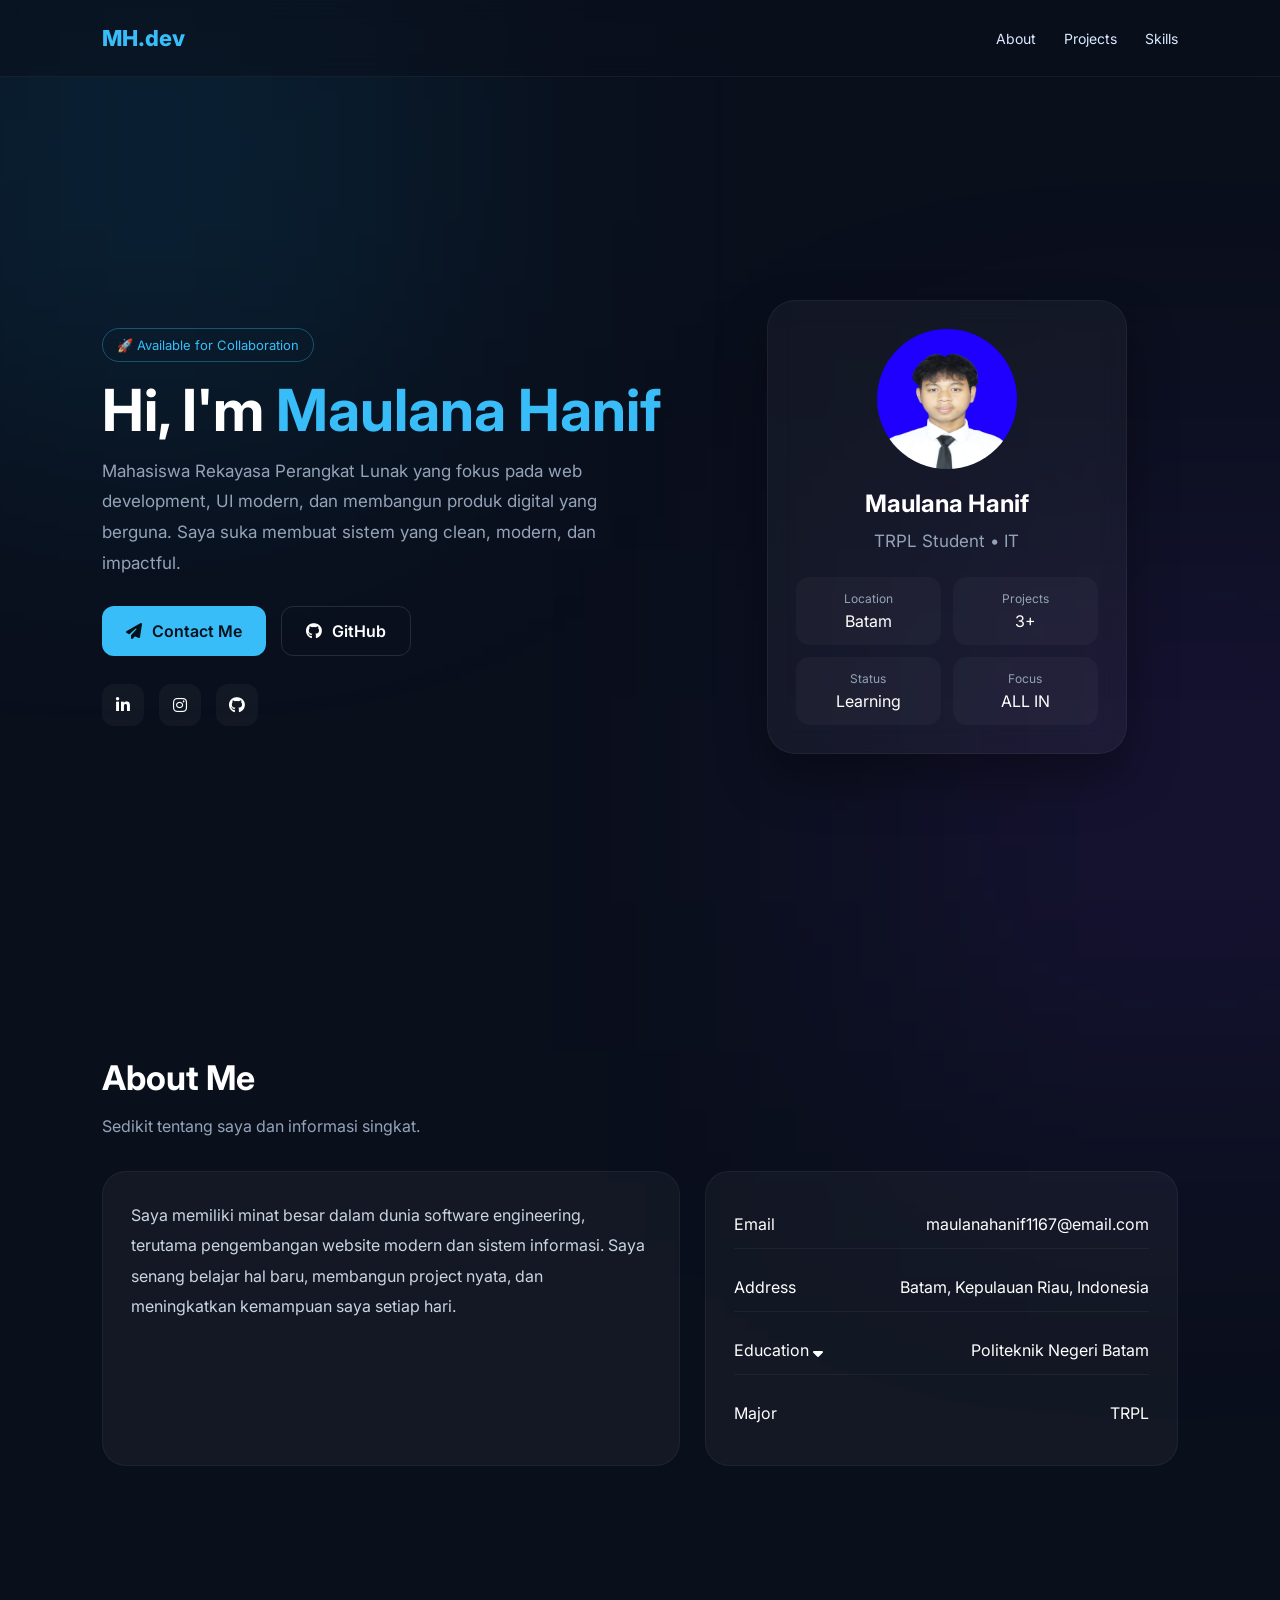
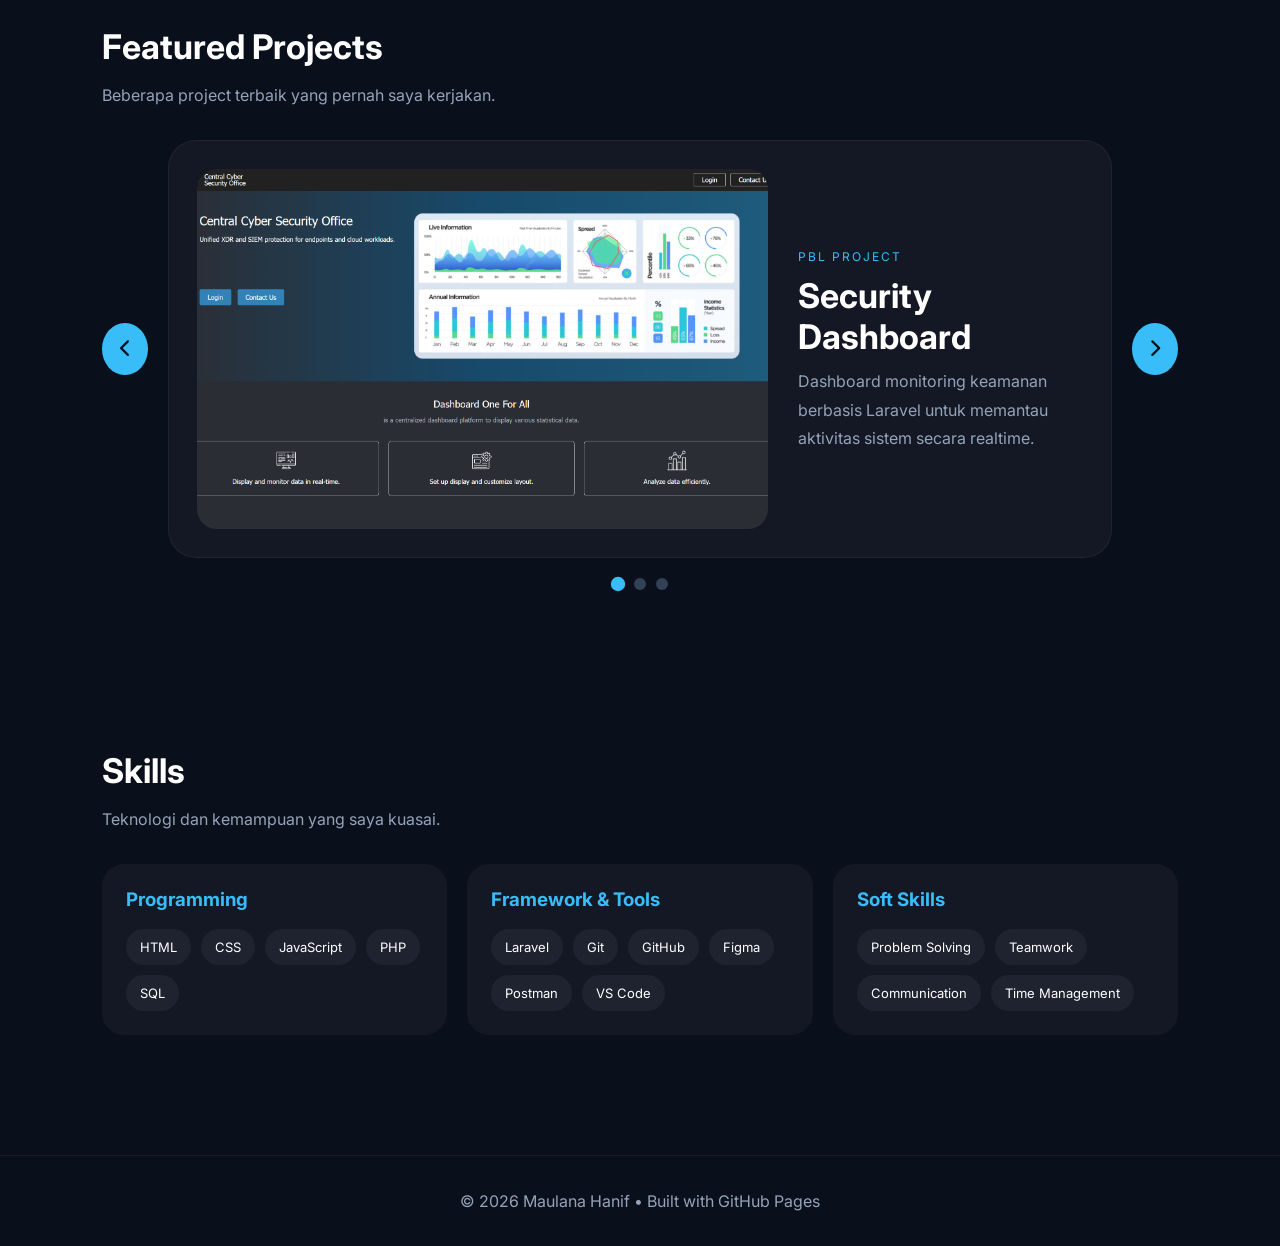
<file: index.html>
<!DOCTYPE html>
<html lang="id">

<head>
    <meta charset="UTF-8">
    <meta name="viewport" content="width=device-width, initial-scale=1.0">
    <title>Maulana Hanif | Portfolio</title>
    <link rel="stylesheet" href="https://cdnjs.cloudflare.com/ajax/libs/font-awesome/6.5.0/css/all.min.css">
    <link rel="stylesheet" href="style.css">

</head>

<body>

    <nav>
        <div class="logo">MH.dev</div>
        <ul>
            <li><a href="#about">About</a></li>
            <li><a href="#projects">Projects</a></li>
            <li><a href="#skills">Skills</a></li>
        </ul>
    </nav>

    <section class="hero">

        <div>
            <div class="badge">🚀 Available for Collaboration</div>

            <h1>Hi, I'm <span>Maulana Hanif</span></h1>

            <p>
                Mahasiswa Rekayasa Perangkat Lunak yang fokus pada web development,
                UI modern, dan membangun produk digital yang berguna.
                Saya suka membuat sistem yang clean, modern, dan impactful.
            </p>

            <div class="btn-wrap">
                <a href="mailto:maulanahanif1167@email.com" class="btn btn-primary">
                    <i class="fa-solid fa-paper-plane"></i> Contact Me
                </a>

                <a href="https://github.com/Molll16" target="_blank" class="btn btn-outline">
                    <i class="fa-brands fa-github"></i> GitHub
                </a>
            </div>

            <div class="social">
                <a href="https://www.linkedin.com/in/maulana-hanif-66872031a/"><i class="fa-brands fa-linkedin-in"></i></a>
                <a href="https://instagram.com/ull.nip_"><i class="fa-brands fa-instagram"></i></a>
                <a href="https://github.com/Molll16"><i class="fa-brands fa-github"></i></a>
            </div>
        </div>

        <div class="profile-box">
            <div class="profile-card reveal">
                <div class="avatar"><img src="foto/me.jpeg" alt="MH"></div>
                <h3>Maulana Hanif</h3>
                <p>TRPL Student • IT </p>

                <div class="mini-grid">
                    <div class="mini">
                        <span>Location</span>
                        Batam
                    </div>

                    <div class="mini">
                        <span>Projects</span>
                        3+
                    </div>

                    <div class="mini">
                        <span>Status</span>
                        Learning
                    </div>

                    <div class="mini">
                        <span>Focus</span>
                        ALL IN
                    </div>
                </div>
            </div>
        </div>

    </section>

<section id="about">

    <h2 class="section-title">About Me</h2>
    <p class="section-sub">Sedikit tentang saya dan informasi singkat.</p>

    <div class="about-grid">

        <div class="panel reveal">
            <p style="line-height:1.9;color:#cbd5e1;">
                Saya memiliki minat besar dalam dunia software engineering, terutama
                pengembangan website modern dan sistem informasi. Saya senang belajar
                hal baru, membangun project nyata, dan meningkatkan kemampuan saya
                setiap hari.
            </p>
        </div>

        <div class="panel reveal">
            <div class="info-list">

                <div class="info">
                    <span>Email</span>
                    <span>maulanahanif1167@email.com</span>
                </div>

                <div class="info">
                    <span>Address</span>
                    <span>Batam, Kepulauan Riau, Indonesia</span>
                </div>

                <div class="info" onclick="toggleEdu()" style="cursor:pointer;">
                    <span>Education <i class="fa-solid fa-sort-down"></i></span>
                    <span>Politeknik Negeri Batam </i></span>
                </div>

                <div id="eduBox" style="display:none; padding:10px 0 14px 0; color:#cbd5e1; line-height:1.8;">
                    • Politeknik Negeri Batam (2025 - Sekarang)<br>
                    • SMAIT IMAM SYAFI'I (2022 - 2025)<br>
                    • SMPIT IMAM SYAFI'I (2019 - 2022)
                </div>

                <div class="info">
                    <span>Major</span>
                    <span>TRPL</span>
                </div>

            </div>
        </div>

    </div>

</section>

    <section id="projects">
    
        <h2 class="section-title">Featured Projects</h2>
        <p class="section-sub">Beberapa project terbaik yang pernah saya kerjakan.</p>
    
        <div class="project-slider">
    
            <button class="nav prev" onclick="changeSlide(-1)">
                <i class="fa-solid fa-chevron-left"></i>
            </button>
    
            <div class="slides">
    
                <div class="project-slide active">
                    <img src="foto/CCSO.png" alt="Project 1">
    
                    <div class="slide-info">
                        <span>PBL PROJECT</span>
                        <h3>Security Dashboard</h3>
                        <p>Dashboard monitoring keamanan berbasis Laravel untuk memantau aktivitas sistem secara realtime.
                        </p>
                    </div>
                </div>
    
                <div class="project-slide">
                    <img src="foto/moneytracker.png" alt="Project 2">
    
                    <div class="slide-info">
                        <span>PERSONAL PROJECT</span>
                        <h3>Money Tracker</h3>
                        <p>Aplikasi pengelola pemasukan dan pengeluaran pribadi dengan UI modern dan clean.</p>
                    </div>
                </div>
    
                <div class="project-slide">
                    <img src="foto/kaswarga.png" alt="Project 3">
    
                    <div class="slide-info">
                        <span>WEB PROJECT</span>
                        <h3>Kaswarga</h3>
                        <p>Platform keuangan digital RT/RW untuk pencatatan transparan dan mudah digunakan.</p>
                    </div>
                </div>
    
            </div>
    
            <button class="nav next" onclick="changeSlide(1)">
                <i class="fa-solid fa-chevron-right"></i>
            </button>
    
        </div>
    
        <div class="dots">
            <span class="dot active" onclick="goSlide(0)"></span>
            <span class="dot" onclick="goSlide(1)"></span>
            <span class="dot" onclick="goSlide(2)"></span>
        </div>
    
    </section>

    <section id="skills">

        <h2 class="section-title">Skills</h2>
        <p class="section-sub">Teknologi dan kemampuan yang saya kuasai.</p>

        <div class="skill-wrap">

            <div class="skill-box reveal">
                <h3>Programming</h3>
                <div class="tags">
                    <div class="tag">HTML</div>
                    <div class="tag">CSS</div>
                    <div class="tag">JavaScript</div>
                    <div class="tag">PHP</div>
                    <div class="tag">SQL</div>
                </div>
            </div>

            <div class="skill-box reveal">
                <h3>Framework & Tools</h3>
                <div class="tags">
                    <div class="tag">Laravel</div>
                    <div class="tag">Git</div>
                    <div class="tag">GitHub</div>
                    <div class="tag">Figma</div>
                    <div class="tag">Postman</div>
                    <div class="tag">VS Code</div>
                </div>
            </div>

            <div class="skill-box reveal">
                <h3>Soft Skills</h3>
                <div class="tags">
                    <div class="tag">Problem Solving</div>
                    <div class="tag">Teamwork</div>
                    <div class="tag">Communication</div>
                    <div class="tag">Time Management</div>
                </div>
            </div>

        </div>

    </section>

    <footer>
        © 2026 Maulana Hanif • Built with GitHub Pages
    </footer>

<script>
    const reveal = document.querySelectorAll('.reveal');

    window.addEventListener('scroll', () => {
        reveal.forEach(el => {
            let top = el.getBoundingClientRect().top;
            if (top < window.innerHeight - 80) {
                el.classList.add('active');
            }
        });
    });

    /* CAROUSEL */
    let current = 0;
    const slides = document.querySelectorAll('.project-slide');
    const dots = document.querySelectorAll('.dot');

    function showSlide(index) {
        slides.forEach(s => s.classList.remove('active'));
        dots.forEach(d => d.classList.remove('active'));

        slides[index].classList.add('active');
        dots[index].classList.add('active');
    }

    function changeSlide(step) {
        current += step;

        if (current >= slides.length) current = 0;
        if (current < 0) current = slides.length - 1;

        showSlide(current);
    }

    function goSlide(index) {
        current = index;
        showSlide(current);
    }

    /* autoplay */
    setInterval(() => {
        changeSlide(1);
    }, 5000);

    /* TOGGLE EDUCATION */
    function toggleEdu() {
            let box = document.getElementById("eduBox");
            box.style.display = box.style.display === "none" ? "block" : "none";
        }
</script>

</body>

</html>
</file>
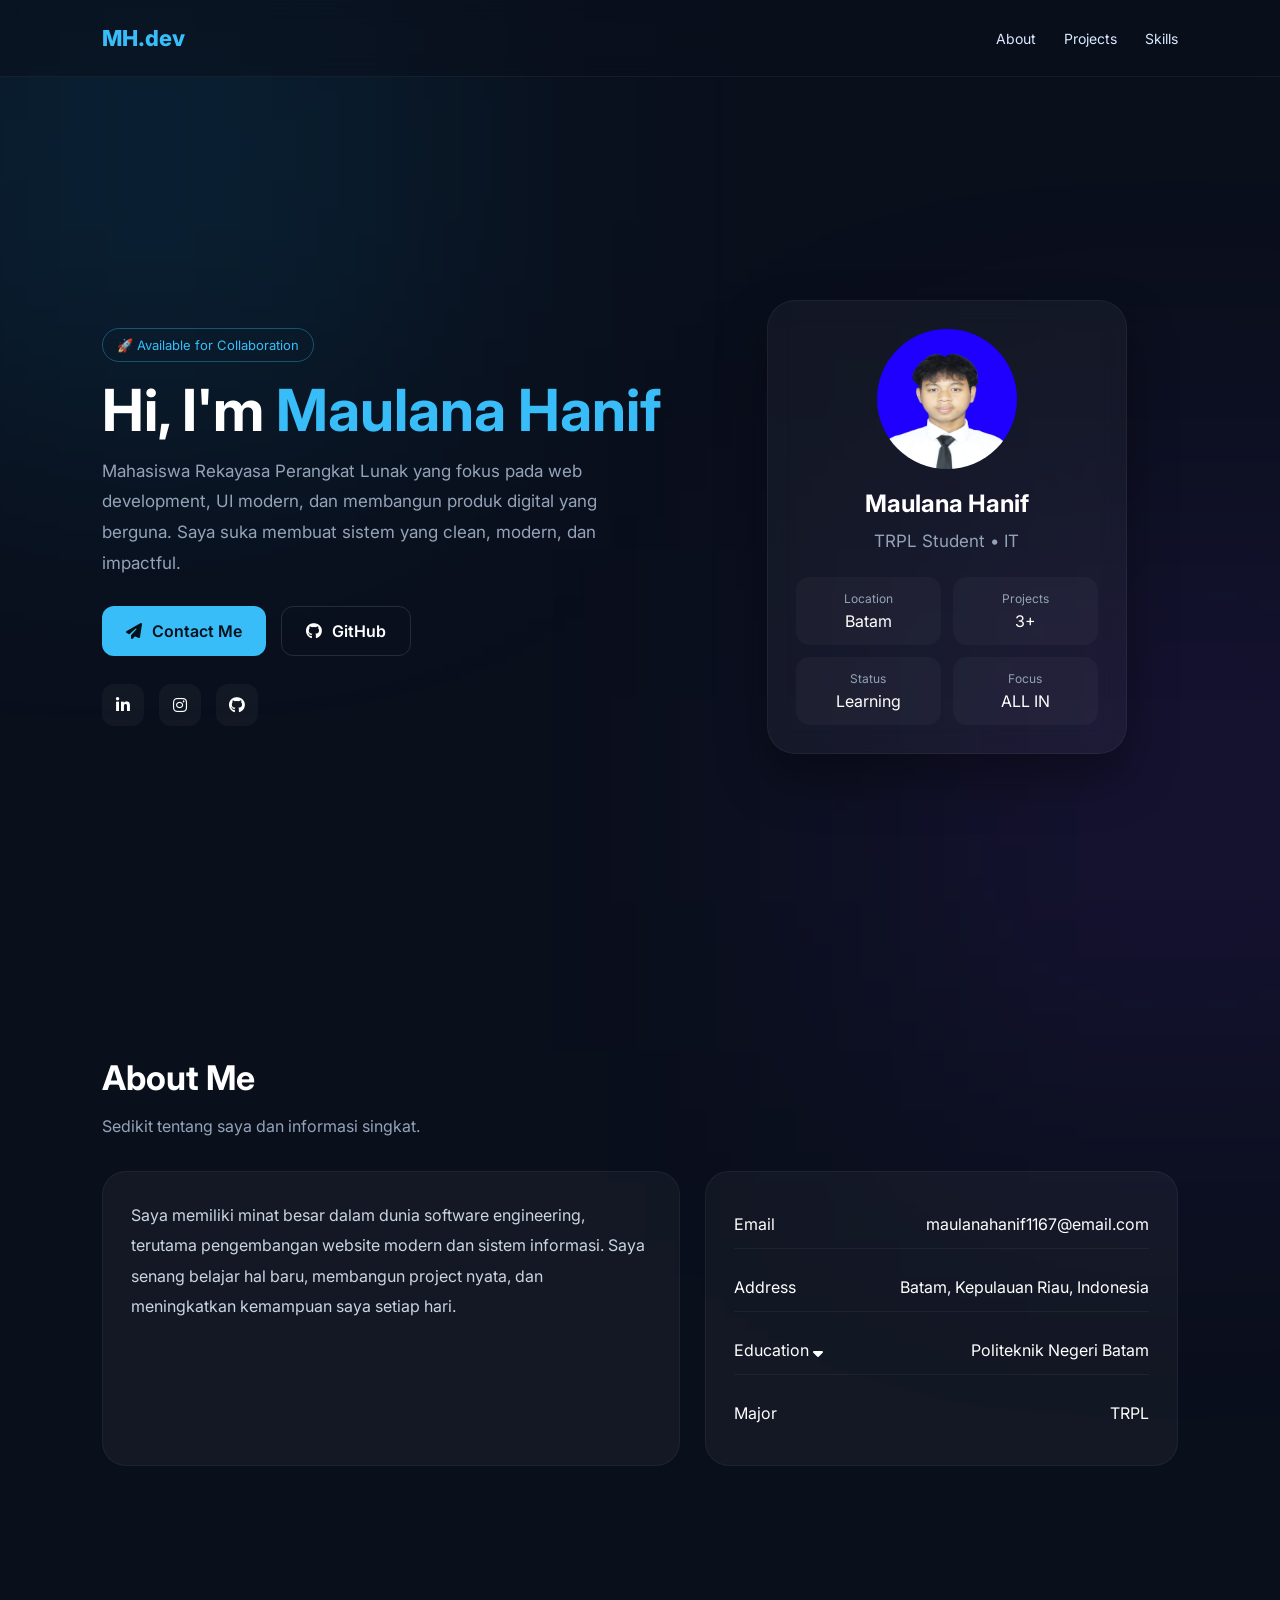
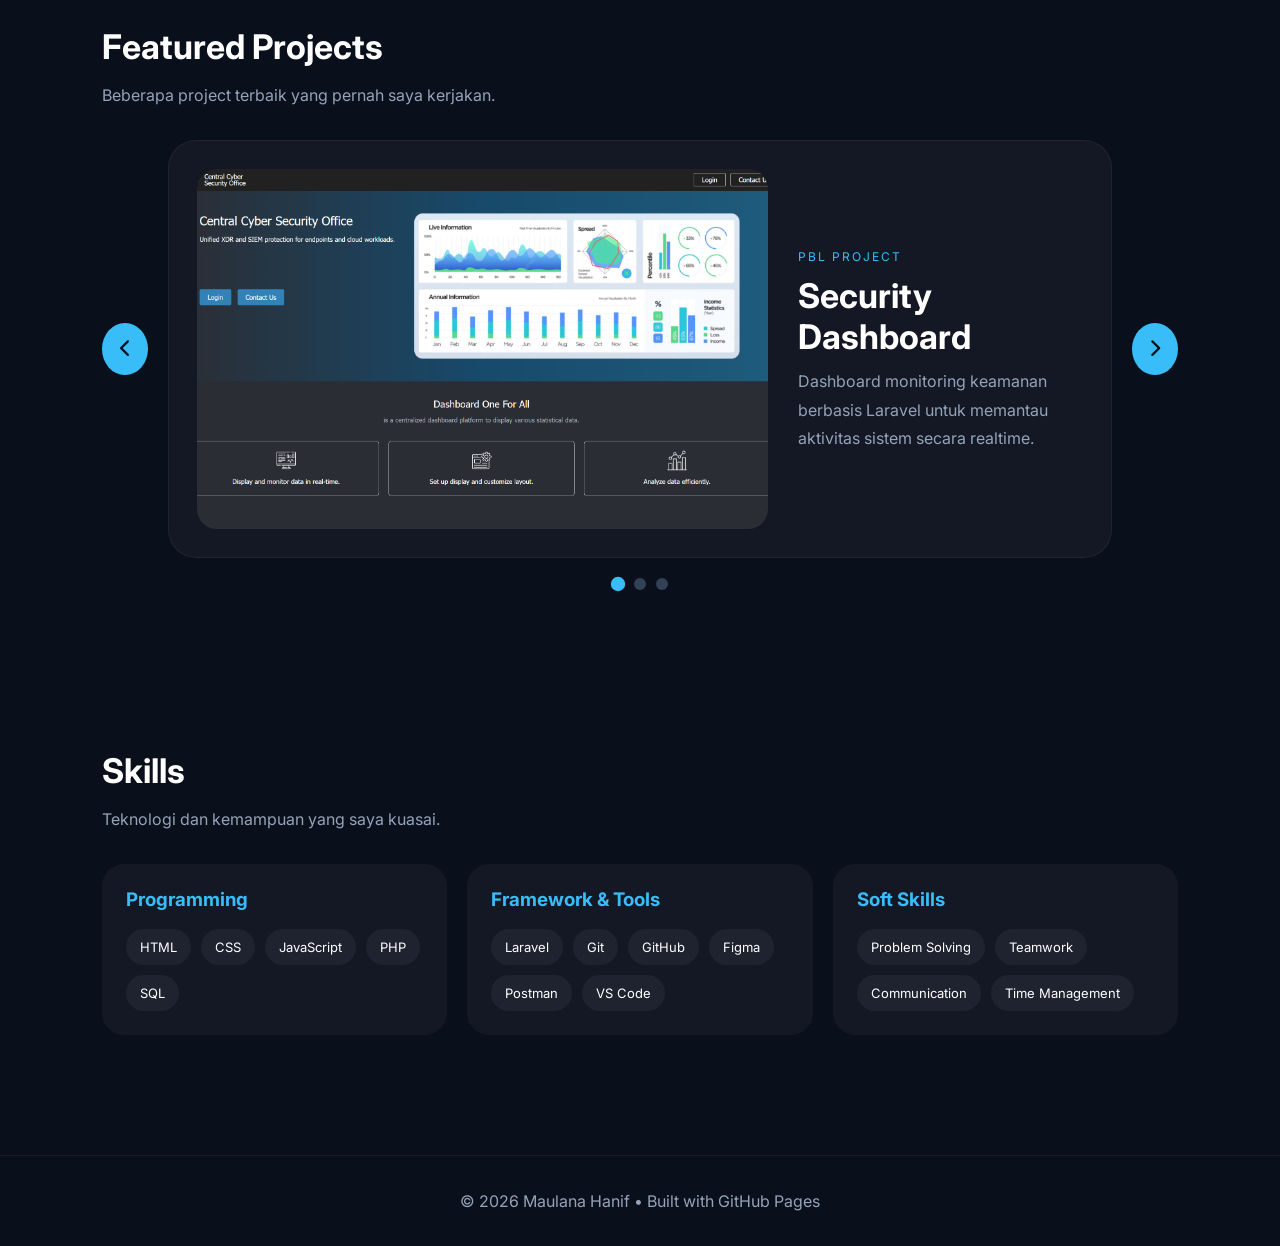
<file: personal-portofolio/index.html>
<!DOCTYPE html>
<html lang="id">

<head>
    <meta charset="UTF-8">
    <meta name="viewport" content="width=device-width, initial-scale=1.0">
    <title>Maulana Hanif | Portfolio</title>
    <link rel="stylesheet" href="https://cdnjs.cloudflare.com/ajax/libs/font-awesome/6.5.0/css/all.min.css">
    <link rel="stylesheet" href="style.css">

</head>

<body>

    <nav>
        <div class="logo">MH.dev</div>
        <ul>
            <li><a href="#about">About</a></li>
            <li><a href="#projects">Projects</a></li>
            <li><a href="#skills">Skills</a></li>
        </ul>
    </nav>

    <section class="hero">

        <div>
            <div class="badge">🚀 Available for Collaboration</div>

            <h1>Hi, I'm <span>Maulana Hanif</span></h1>

            <p>
                Mahasiswa Rekayasa Perangkat Lunak yang fokus pada web development,
                UI modern, dan membangun produk digital yang berguna.
                Saya suka membuat sistem yang clean, modern, dan impactful.
            </p>

            <div class="btn-wrap">
                <a href="mailto:maulanahanif1167@email.com" class="btn btn-primary">
                    <i class="fa-solid fa-paper-plane"></i> Contact Me
                </a>

                <a href="https://github.com/Molll16" target="_blank" class="btn btn-outline">
                    <i class="fa-brands fa-github"></i> GitHub
                </a>
            </div>

            <div class="social">
                <a href="https://www.linkedin.com/in/maulana-hanif-66872031a/"><i class="fa-brands fa-linkedin-in"></i></a>
                <a href="https://instagram.com/ull.nip_"><i class="fa-brands fa-instagram"></i></a>
                <a href="https://github.com/Molll16"><i class="fa-brands fa-github"></i></a>
            </div>
        </div>

        <div class="profile-box">
            <div class="profile-card reveal">
                <div class="avatar"><img src="foto/me.jpeg" alt="MH"></div>
                <h3>Maulana Hanif</h3>
                <p>TRPL Student • IT </p>

                <div class="mini-grid">
                    <div class="mini">
                        <span>Location</span>
                        Batam
                    </div>

                    <div class="mini">
                        <span>Projects</span>
                        3+
                    </div>

                    <div class="mini">
                        <span>Status</span>
                        Learning
                    </div>

                    <div class="mini">
                        <span>Focus</span>
                        ALL IN
                    </div>
                </div>
            </div>
        </div>

    </section>

<section id="about">

    <h2 class="section-title">About Me</h2>
    <p class="section-sub">Sedikit tentang saya dan informasi singkat.</p>

    <div class="about-grid">

        <div class="panel reveal">
            <p style="line-height:1.9;color:#cbd5e1;">
                Saya memiliki minat besar dalam dunia software engineering, terutama
                pengembangan website modern dan sistem informasi. Saya senang belajar
                hal baru, membangun project nyata, dan meningkatkan kemampuan saya
                setiap hari.
            </p>
        </div>

        <div class="panel reveal">
            <div class="info-list">

                <div class="info">
                    <span>Email</span>
                    <span>maulanahanif1167@email.com</span>
                </div>

                <div class="info">
                    <span>Address</span>
                    <span>Batam, Kepulauan Riau, Indonesia</span>
                </div>

                <div class="info" onclick="toggleEdu()" style="cursor:pointer;">
                    <span>Education <i class="fa-solid fa-sort-down"></i></span>
                    <span>Politeknik Negeri Batam </i></span>
                </div>

                <div id="eduBox" style="display:none; padding:10px 0 14px 0; color:#cbd5e1; line-height:1.8;">
                    • Politeknik Negeri Batam (2025 - Sekarang)<br>
                    • SMAIT IMAM SYAFI'I (2022 - 2025)<br>
                    • SMPIT IMAM SYAFI'I (2019 - 2022)
                </div>

                <div class="info">
                    <span>Major</span>
                    <span>TRPL</span>
                </div>

            </div>
        </div>

    </div>

</section>

    <section id="projects">
    
        <h2 class="section-title">Featured Projects</h2>
        <p class="section-sub">Beberapa project terbaik yang pernah saya kerjakan.</p>
    
        <div class="project-slider">
    
            <button class="nav prev" onclick="changeSlide(-1)">
                <i class="fa-solid fa-chevron-left"></i>
            </button>
    
            <div class="slides">
    
                <div class="project-slide active">
                    <img src="foto/CCSO.png" alt="Project 1">
    
                    <div class="slide-info">
                        <span>PBL PROJECT</span>
                        <h3>Security Dashboard</h3>
                        <p>Dashboard monitoring keamanan berbasis Laravel untuk memantau aktivitas sistem secara realtime.
                        </p>
                    </div>
                </div>
    
                <div class="project-slide">
                    <img src="foto/moneytracker.png" alt="Project 2">
    
                    <div class="slide-info">
                        <span>PERSONAL PROJECT</span>
                        <h3>Money Tracker</h3>
                        <p>Aplikasi pengelola pemasukan dan pengeluaran pribadi dengan UI modern dan clean.</p>
                    </div>
                </div>
    
                <div class="project-slide">
                    <img src="foto/kaswarga.png" alt="Project 3">
    
                    <div class="slide-info">
                        <span>WEB PROJECT</span>
                        <h3>Kaswarga</h3>
                        <p>Platform keuangan digital RT/RW untuk pencatatan transparan dan mudah digunakan.</p>
                    </div>
                </div>
    
            </div>
    
            <button class="nav next" onclick="changeSlide(1)">
                <i class="fa-solid fa-chevron-right"></i>
            </button>
    
        </div>
    
        <div class="dots">
            <span class="dot active" onclick="goSlide(0)"></span>
            <span class="dot" onclick="goSlide(1)"></span>
            <span class="dot" onclick="goSlide(2)"></span>
        </div>
    
    </section>

    <section id="skills">

        <h2 class="section-title">Skills</h2>
        <p class="section-sub">Teknologi dan kemampuan yang saya kuasai.</p>

        <div class="skill-wrap">

            <div class="skill-box reveal">
                <h3>Programming</h3>
                <div class="tags">
                    <div class="tag">HTML</div>
                    <div class="tag">CSS</div>
                    <div class="tag">JavaScript</div>
                    <div class="tag">PHP</div>
                    <div class="tag">SQL</div>
                </div>
            </div>

            <div class="skill-box reveal">
                <h3>Framework & Tools</h3>
                <div class="tags">
                    <div class="tag">Laravel</div>
                    <div class="tag">Git</div>
                    <div class="tag">GitHub</div>
                    <div class="tag">Figma</div>
                    <div class="tag">Postman</div>
                    <div class="tag">VS Code</div>
                </div>
            </div>

            <div class="skill-box reveal">
                <h3>Soft Skills</h3>
                <div class="tags">
                    <div class="tag">Problem Solving</div>
                    <div class="tag">Teamwork</div>
                    <div class="tag">Communication</div>
                    <div class="tag">Time Management</div>
                </div>
            </div>

        </div>

    </section>

    <footer>
        © 2026 Maulana Hanif • Built with GitHub Pages
    </footer>

<script>
    const reveal = document.querySelectorAll('.reveal');

    window.addEventListener('scroll', () => {
        reveal.forEach(el => {
            let top = el.getBoundingClientRect().top;
            if (top < window.innerHeight - 80) {
                el.classList.add('active');
            }
        });
    });

    /* CAROUSEL */
    let current = 0;
    const slides = document.querySelectorAll('.project-slide');
    const dots = document.querySelectorAll('.dot');

    function showSlide(index) {
        slides.forEach(s => s.classList.remove('active'));
        dots.forEach(d => d.classList.remove('active'));

        slides[index].classList.add('active');
        dots[index].classList.add('active');
    }

    function changeSlide(step) {
        current += step;

        if (current >= slides.length) current = 0;
        if (current < 0) current = slides.length - 1;

        showSlide(current);
    }

    function goSlide(index) {
        current = index;
        showSlide(current);
    }

    /* autoplay */
    setInterval(() => {
        changeSlide(1);
    }, 5000);

    /* TOGGLE EDUCATION */
    function toggleEdu() {
            let box = document.getElementById("eduBox");
            box.style.display = box.style.display === "none" ? "block" : "none";
        }
</script>

</body>

</html>
</file>
<file: style.css>
@import url('https://fonts.googleapis.com/css2?family=Inter:wght@300;400;600;700;800&display=swap');

* {
    margin: 0;
    padding: 0;
    box-sizing: border-box;
    scroll-behavior: smooth;
}

body {
    font-family: 'Inter', sans-serif;
    background: #0a0f1c;
    color: white;
    overflow-x: hidden;
}

body::before {
    content: '';
    position: fixed;
    width: 500px;
    height: 500px;
    background: #00bfff20;
    filter: blur(140px);
    top: -100px;
    left: -100px;
    z-index: -1;
}

body::after {
    content: '';
    position: fixed;
    width: 500px;
    height: 500px;
    background: #7c3aed25;
    filter: blur(160px);
    bottom: -150px;
    right: -150px;
    z-index: -1;
}

/* NAVBAR */
nav {
    display: flex;
    justify-content: space-between;
    align-items: center;
    padding: 25px 8%;
    position: sticky;
    top: 0;
    backdrop-filter: blur(12px);
    background: rgba(10, 15, 28, .55);
    z-index: 999;
    border-bottom: 1px solid rgba(255, 255, 255, .05);
}

.logo {
    font-size: 22px;
    font-weight: 800;
    color: #38bdf8;
}

nav ul {
    display: flex;
    gap: 28px;
    list-style: none;
}

nav a {
    text-decoration: none;
    color: #dbeafe;
    font-size: 14px;
    transition: .3s;
}

nav a:hover {
    color: #38bdf8;
}

/* HERO */
.hero {
    min-height: 100vh;
    display: grid;
    grid-template-columns: 1.1fr .9fr;
    align-items: center;
    padding: 40px 8%;
    gap: 50px;
}

.badge {
    display: inline-block;
    padding: 8px 14px;
    border: 1px solid rgba(56, 189, 248, .35);
    border-radius: 50px;
    color: #38bdf8;
    font-size: 13px;
    margin-bottom: 18px;
}

.hero h1 {
    font-size: 58px;
    line-height: 1.05;
    margin-bottom: 15px;
}

.hero h1 span {
    color: #38bdf8;
}

.hero p {
    color: #94a3b8;
    font-size: 17px;
    line-height: 1.8;
    max-width: 620px;
    margin-bottom: 28px;
}

.btn-wrap {
    display: flex;
    gap: 15px;
    flex-wrap: wrap;
}

.btn {
    padding: 14px 24px;
    border: none;
    border-radius: 12px;
    cursor: pointer;
    font-weight: 600;
    text-decoration: none;
    transition: .3s;
    display: inline-flex;
    align-items: center;
    gap: 10px;
}

.btn-primary {
    background: #38bdf8;
    color: #00111a;
}

.btn-primary:hover {
    transform: translateY(-4px);
    box-shadow: 0 12px 30px rgba(56, 189, 248, .25);
}

.btn-outline {
    border: 1px solid rgba(255, 255, 255, .12);
    color: white;
    background: transparent;
}

.btn-outline:hover {
    border-color: #38bdf8;
    color: #38bdf8;
}

.social {
    margin-top: 28px;
    display: flex;
    gap: 15px;
}

.social a {
    width: 42px;
    height: 42px;
    display: flex;
    align-items: center;
    justify-content: center;
    border-radius: 12px;
    background: rgba(255, 255, 255, .04);
    color: white;
    text-decoration: none;
    transition: .3s;
}

.social a:hover {
    background: #38bdf8;
    color: #00111a;
    transform: translateY(-4px);
}

/* PROFILE CARD */
.profile-box {
    display: flex;
    justify-content: center;
}

.profile-card {
    width: 360px;
    background: rgba(255, 255, 255, .04);
    border: 1px solid rgba(255, 255, 255, .05);
    border-radius: 28px;
    padding: 28px;
    backdrop-filter: blur(14px);
    box-shadow: 0 25px 50px rgba(0, 0, 0, .35);
}

.avatar img {
    width: 140px;
    height: 140px;
    border-radius: 50%;
    margin: auto;
    background: linear-gradient(135deg, #38bdf8, #7c3aed);
    display: flex;
    align-items: center;
    justify-content: center;
    font-size: 58px;
    font-weight: 800;
    margin-bottom: 20px;
}

.profile-card h3 {
    text-align: center;
    font-size: 24px;
    margin-bottom: 8px;
}

.profile-card p {
    text-align: center;
    color: #94a3b8;
    margin-bottom: 20px;
}

.mini-grid {
    display: grid;
    grid-template-columns: 1fr 1fr;
    gap: 12px;
}

.mini {
    background: rgba(255, 255, 255, .03);
    padding: 14px;
    border-radius: 14px;
    text-align: center;
}

.mini span {
    display: block;
    font-size: 12px;
    color: #94a3b8;
    margin-bottom: 5px;
}

section {
    padding: 80px 8%;
}

.section-title {
    font-size: 34px;
    margin-bottom: 18px;
}

.section-sub {
    color: #94a3b8;
    margin-bottom: 35px;
}

/* ABOUT */
.about-grid {
    display: grid;
    grid-template-columns: 1.1fr .9fr;
    gap: 25px;
}

.panel {
    background: rgba(255, 255, 255, .04);
    padding: 28px;
    border-radius: 24px;
    border: 1px solid rgba(255, 255, 255, .05);
}

.info-list {
    display: grid;
    gap: 14px;
}

.info {
    display: flex;
    justify-content: space-between;
    gap: 15px;
    padding: 14px 0;
    border-bottom: 1px solid rgba(255, 255, 255, .05);
}

.info:last-child {
    border: none;
}

.info.clickable {
    cursor: pointer;
}

.info.clickable:hover {
    opacity: .85;
}

#eduBox {
    display: none;
    padding: 10px 0 14px 0;
    color: #cbd5e1;
    line-height: 1.8;
    border-bottom: 1px solid rgba(255, 255, 255, .05);
    font-size: 14px;
}

/* PROJECT CAROUSEL */
.project-slider {
    position: relative;
    display: flex;
    align-items: center;
    justify-content: center;
    gap: 20px;
    margin-top: 30px;
}

.slides {
    width: 100%;
    max-width: 1400px;
    overflow: hidden;
    margin: auto;
}

.project-slide {
    display: none;
    grid-template-columns: 2fr 1fr;
    gap: 30px;
    align-items: center;
    background: rgba(255, 255, 255, .04);
    padding: 28px;
    border-radius: 28px;
    border: 1px solid rgba(255, 255, 255, .06);
    animation: fade .7s ease;
}

.project-slide.active {
    display: grid;
}

.project-slide img {
    width: 100%;
    height: 360px;
    object-fit: cover;
    border-radius: 20px;
}

.slide-info span {
    font-size: 12px;
    letter-spacing: 2px;
    color: #38bdf8;
}

.slide-info h3 {
    font-size: 34px;
    margin: 10px 0;
}

.slide-info p {
    color: #94a3b8;
    line-height: 1.8;
}

.nav {
    width: 52px;
    height: 52px;
    border: none;
    border-radius: 50%;
    cursor: pointer;
    background: #38bdf8;
    color: #00111a;
    font-size: 18px;
    transition: .3s;
}

.nav:hover {
    transform: scale(1.08);
    box-shadow: 0 12px 24px rgba(56, 189, 248, .25);
}

.dots {
    display: flex;
    justify-content: center;
    gap: 10px;
    margin-top: 20px;
}

.dot {
    width: 12px;
    height: 12px;
    border-radius: 50%;
    background: #334155;
    cursor: pointer;
    transition: .3s;
}

.dot.active {
    background: #38bdf8;
    transform: scale(1.2);
}

@keyframes fade {
    from {
        opacity: 0;
        transform: translateY(20px);
    }

    to {
        opacity: 1;
        transform: translateY(0);
    }
}

@media(max-width:900px) {

    .project-slide {
        grid-template-columns: 1fr;
    }

    .project-slide img {
        height: 230px;
    }

    .slide-info h3 {
        font-size: 26px;
    }

    .nav {
        display: none;
    }
}

/* SKILLS */
.skill-wrap {
    display: grid;
    grid-template-columns: repeat(auto-fit, minmax(240px, 1fr));
    gap: 20px;
}

.skill-box {
    background: rgba(255, 255, 255, .04);
    padding: 24px;
    border-radius: 22px;
}

.skill-box h3 {
    margin-bottom: 18px;
    color: #38bdf8;
}

.tags {
    display: flex;
    flex-wrap: wrap;
    gap: 10px;
}

.tag {
    padding: 10px 14px;
    border-radius: 999px;
    font-size: 13px;
    background: rgba(255, 255, 255, .05);
}

/* FOOTER */
footer {
    padding: 35px 8%;
    text-align: center;
    color: #94a3b8;
    border-top: 1px solid rgba(255, 255, 255, .05);
    margin-top: 40px;
}

/* ANIMATION */
.reveal {
    opacity: 0;
    transform: translateY(40px);
    transition: 1s;
}

.reveal.active {
    opacity: 1;
    transform: translateY(0);
}

@media(max-width:980px) {

    .hero,
    .about-grid {
        grid-template-columns: 1fr;
    }

    .hero h1 {
        font-size: 42px;
    }

    .profile-card {
        width: 100%;
        max-width: 420px;
    }

    nav ul {
        display: none;
    }
}
</file>
<file: personal-portofolio/style.css>
@import url('https://fonts.googleapis.com/css2?family=Inter:wght@300;400;600;700;800&display=swap');

* {
    margin: 0;
    padding: 0;
    box-sizing: border-box;
    scroll-behavior: smooth;
}

body {
    font-family: 'Inter', sans-serif;
    background: #0a0f1c;
    color: white;
    overflow-x: hidden;
}

body::before {
    content: '';
    position: fixed;
    width: 500px;
    height: 500px;
    background: #00bfff20;
    filter: blur(140px);
    top: -100px;
    left: -100px;
    z-index: -1;
}

body::after {
    content: '';
    position: fixed;
    width: 500px;
    height: 500px;
    background: #7c3aed25;
    filter: blur(160px);
    bottom: -150px;
    right: -150px;
    z-index: -1;
}

/* NAVBAR */
nav {
    display: flex;
    justify-content: space-between;
    align-items: center;
    padding: 25px 8%;
    position: sticky;
    top: 0;
    backdrop-filter: blur(12px);
    background: rgba(10, 15, 28, .55);
    z-index: 999;
    border-bottom: 1px solid rgba(255, 255, 255, .05);
}

.logo {
    font-size: 22px;
    font-weight: 800;
    color: #38bdf8;
}

nav ul {
    display: flex;
    gap: 28px;
    list-style: none;
}

nav a {
    text-decoration: none;
    color: #dbeafe;
    font-size: 14px;
    transition: .3s;
}

nav a:hover {
    color: #38bdf8;
}

/* HERO */
.hero {
    min-height: 100vh;
    display: grid;
    grid-template-columns: 1.1fr .9fr;
    align-items: center;
    padding: 40px 8%;
    gap: 50px;
}

.badge {
    display: inline-block;
    padding: 8px 14px;
    border: 1px solid rgba(56, 189, 248, .35);
    border-radius: 50px;
    color: #38bdf8;
    font-size: 13px;
    margin-bottom: 18px;
}

.hero h1 {
    font-size: 58px;
    line-height: 1.05;
    margin-bottom: 15px;
}

.hero h1 span {
    color: #38bdf8;
}

.hero p {
    color: #94a3b8;
    font-size: 17px;
    line-height: 1.8;
    max-width: 620px;
    margin-bottom: 28px;
}

.btn-wrap {
    display: flex;
    gap: 15px;
    flex-wrap: wrap;
}

.btn {
    padding: 14px 24px;
    border: none;
    border-radius: 12px;
    cursor: pointer;
    font-weight: 600;
    text-decoration: none;
    transition: .3s;
    display: inline-flex;
    align-items: center;
    gap: 10px;
}

.btn-primary {
    background: #38bdf8;
    color: #00111a;
}

.btn-primary:hover {
    transform: translateY(-4px);
    box-shadow: 0 12px 30px rgba(56, 189, 248, .25);
}

.btn-outline {
    border: 1px solid rgba(255, 255, 255, .12);
    color: white;
    background: transparent;
}

.btn-outline:hover {
    border-color: #38bdf8;
    color: #38bdf8;
}

.social {
    margin-top: 28px;
    display: flex;
    gap: 15px;
}

.social a {
    width: 42px;
    height: 42px;
    display: flex;
    align-items: center;
    justify-content: center;
    border-radius: 12px;
    background: rgba(255, 255, 255, .04);
    color: white;
    text-decoration: none;
    transition: .3s;
}

.social a:hover {
    background: #38bdf8;
    color: #00111a;
    transform: translateY(-4px);
}

/* PROFILE CARD */
.profile-box {
    display: flex;
    justify-content: center;
}

.profile-card {
    width: 360px;
    background: rgba(255, 255, 255, .04);
    border: 1px solid rgba(255, 255, 255, .05);
    border-radius: 28px;
    padding: 28px;
    backdrop-filter: blur(14px);
    box-shadow: 0 25px 50px rgba(0, 0, 0, .35);
}

.avatar img {
    width: 140px;
    height: 140px;
    border-radius: 50%;
    margin: auto;
    background: linear-gradient(135deg, #38bdf8, #7c3aed);
    display: flex;
    align-items: center;
    justify-content: center;
    font-size: 58px;
    font-weight: 800;
    margin-bottom: 20px;
}

.profile-card h3 {
    text-align: center;
    font-size: 24px;
    margin-bottom: 8px;
}

.profile-card p {
    text-align: center;
    color: #94a3b8;
    margin-bottom: 20px;
}

.mini-grid {
    display: grid;
    grid-template-columns: 1fr 1fr;
    gap: 12px;
}

.mini {
    background: rgba(255, 255, 255, .03);
    padding: 14px;
    border-radius: 14px;
    text-align: center;
}

.mini span {
    display: block;
    font-size: 12px;
    color: #94a3b8;
    margin-bottom: 5px;
}

section {
    padding: 80px 8%;
}

.section-title {
    font-size: 34px;
    margin-bottom: 18px;
}

.section-sub {
    color: #94a3b8;
    margin-bottom: 35px;
}

/* ABOUT */
.about-grid {
    display: grid;
    grid-template-columns: 1.1fr .9fr;
    gap: 25px;
}

.panel {
    background: rgba(255, 255, 255, .04);
    padding: 28px;
    border-radius: 24px;
    border: 1px solid rgba(255, 255, 255, .05);
}

.info-list {
    display: grid;
    gap: 14px;
}

.info {
    display: flex;
    justify-content: space-between;
    gap: 15px;
    padding: 14px 0;
    border-bottom: 1px solid rgba(255, 255, 255, .05);
}

.info:last-child {
    border: none;
}

.info.clickable {
    cursor: pointer;
}

.info.clickable:hover {
    opacity: .85;
}

#eduBox {
    display: none;
    padding: 10px 0 14px 0;
    color: #cbd5e1;
    line-height: 1.8;
    border-bottom: 1px solid rgba(255, 255, 255, .05);
    font-size: 14px;
}

/* PROJECT CAROUSEL */
.project-slider {
    position: relative;
    display: flex;
    align-items: center;
    justify-content: center;
    gap: 20px;
    margin-top: 30px;
}

.slides {
    width: 100%;
    max-width: 1400px;
    overflow: hidden;
    margin: auto;
}

.project-slide {
    display: none;
    grid-template-columns: 2fr 1fr;
    gap: 30px;
    align-items: center;
    background: rgba(255, 255, 255, .04);
    padding: 28px;
    border-radius: 28px;
    border: 1px solid rgba(255, 255, 255, .06);
    animation: fade .7s ease;
}

.project-slide.active {
    display: grid;
}

.project-slide img {
    width: 100%;
    height: 360px;
    object-fit: cover;
    border-radius: 20px;
}

.slide-info span {
    font-size: 12px;
    letter-spacing: 2px;
    color: #38bdf8;
}

.slide-info h3 {
    font-size: 34px;
    margin: 10px 0;
}

.slide-info p {
    color: #94a3b8;
    line-height: 1.8;
}

.nav {
    width: 52px;
    height: 52px;
    border: none;
    border-radius: 50%;
    cursor: pointer;
    background: #38bdf8;
    color: #00111a;
    font-size: 18px;
    transition: .3s;
}

.nav:hover {
    transform: scale(1.08);
    box-shadow: 0 12px 24px rgba(56, 189, 248, .25);
}

.dots {
    display: flex;
    justify-content: center;
    gap: 10px;
    margin-top: 20px;
}

.dot {
    width: 12px;
    height: 12px;
    border-radius: 50%;
    background: #334155;
    cursor: pointer;
    transition: .3s;
}

.dot.active {
    background: #38bdf8;
    transform: scale(1.2);
}

@keyframes fade {
    from {
        opacity: 0;
        transform: translateY(20px);
    }

    to {
        opacity: 1;
        transform: translateY(0);
    }
}

@media(max-width:900px) {

    .project-slide {
        grid-template-columns: 1fr;
    }

    .project-slide img {
        height: 230px;
    }

    .slide-info h3 {
        font-size: 26px;
    }

    .nav {
        display: none;
    }
}

/* SKILLS */
.skill-wrap {
    display: grid;
    grid-template-columns: repeat(auto-fit, minmax(240px, 1fr));
    gap: 20px;
}

.skill-box {
    background: rgba(255, 255, 255, .04);
    padding: 24px;
    border-radius: 22px;
}

.skill-box h3 {
    margin-bottom: 18px;
    color: #38bdf8;
}

.tags {
    display: flex;
    flex-wrap: wrap;
    gap: 10px;
}

.tag {
    padding: 10px 14px;
    border-radius: 999px;
    font-size: 13px;
    background: rgba(255, 255, 255, .05);
}

/* FOOTER */
footer {
    padding: 35px 8%;
    text-align: center;
    color: #94a3b8;
    border-top: 1px solid rgba(255, 255, 255, .05);
    margin-top: 40px;
}

/* ANIMATION */
.reveal {
    opacity: 0;
    transform: translateY(40px);
    transition: 1s;
}

.reveal.active {
    opacity: 1;
    transform: translateY(0);
}

@media(max-width:980px) {

    .hero,
    .about-grid {
        grid-template-columns: 1fr;
    }

    .hero h1 {
        font-size: 42px;
    }

    .profile-card {
        width: 100%;
        max-width: 420px;
    }

    nav ul {
        display: none;
    }
}
</file>
